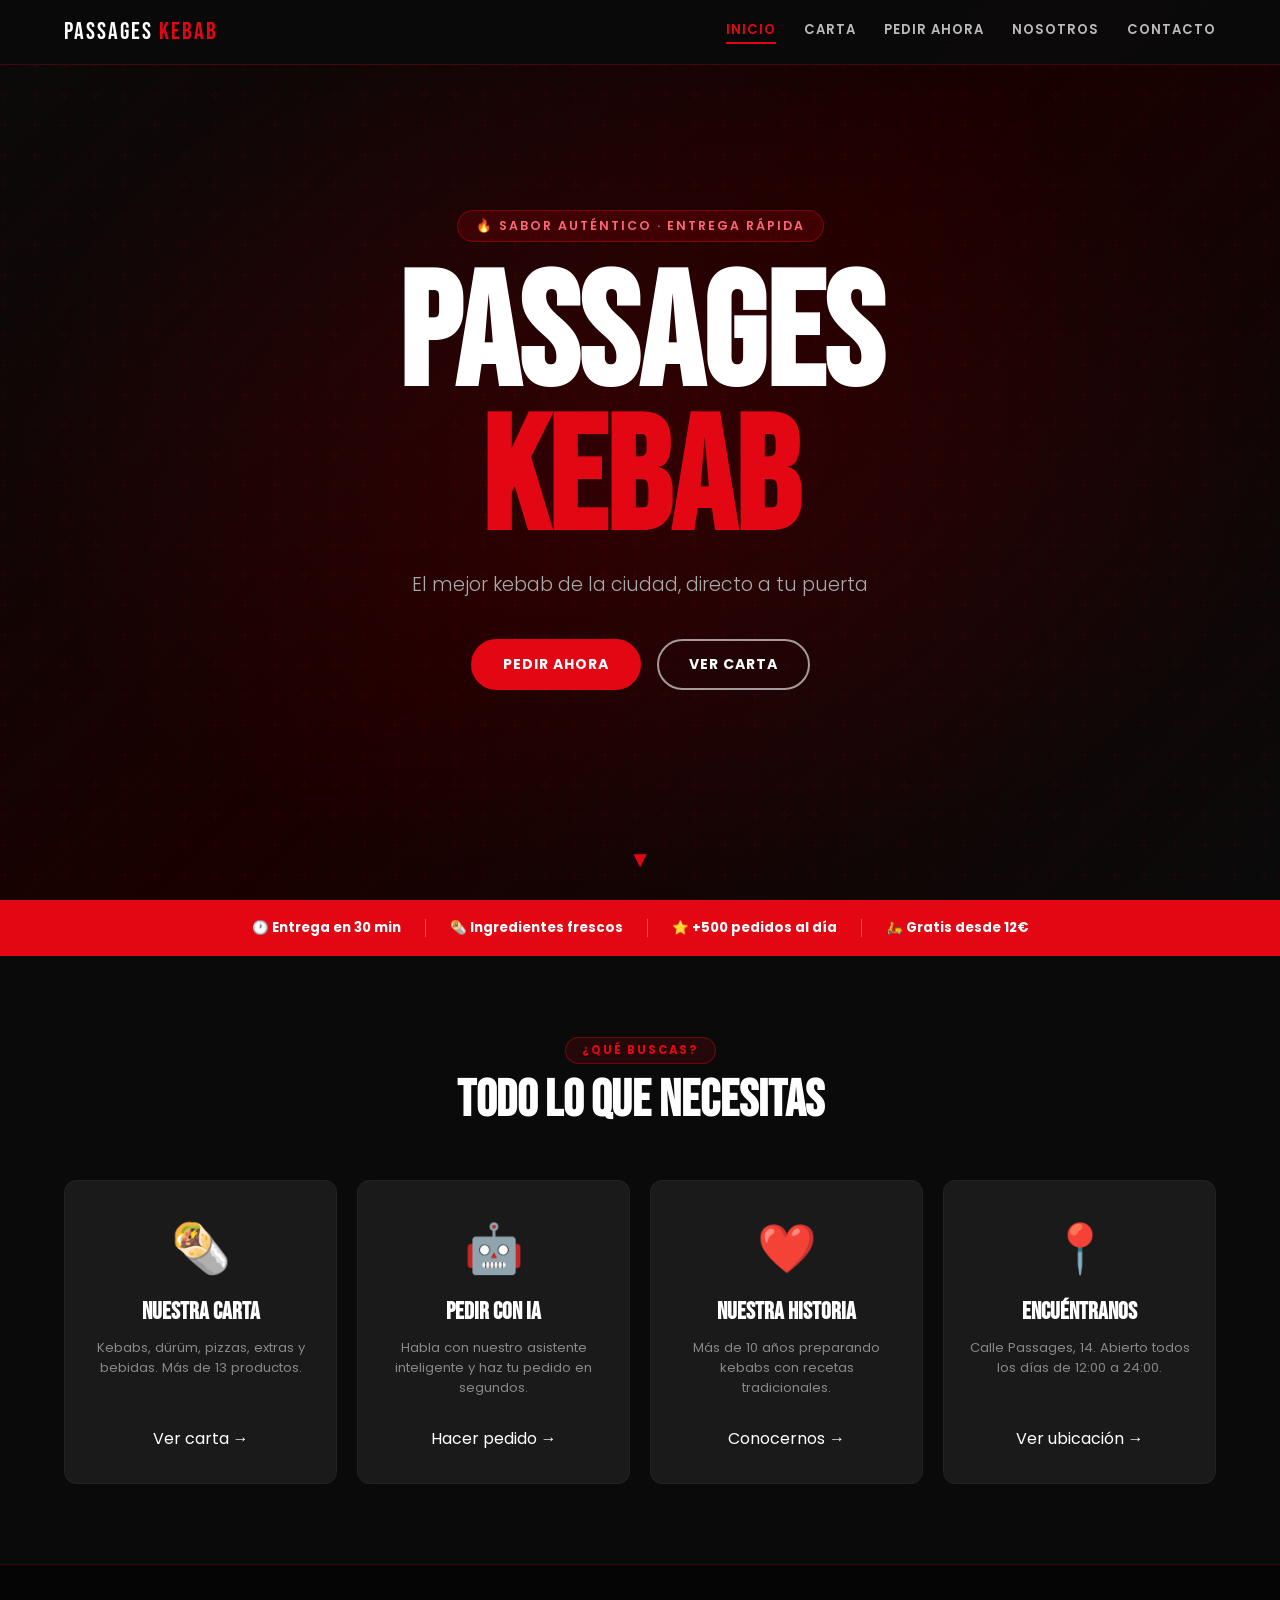
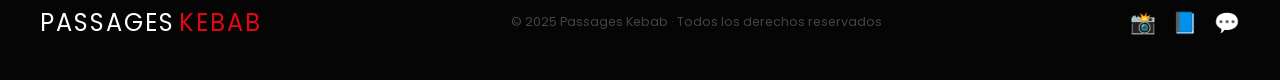
<file: index.html>
<!DOCTYPE html>
<html lang="es">
<head>
  <meta charset="UTF-8"/>
  <meta name="viewport" content="width=device-width,initial-scale=1.0"/>
  <title>Passages Kebab – Inicio</title>
  <link rel="preconnect" href="https://fonts.googleapis.com"/>
  <link href="https://fonts.googleapis.com/css2?family=Bebas+Neue&family=Poppins:wght@300;400;600;700&display=swap" rel="stylesheet"/>
  <link rel="stylesheet" href="style.css"/>
</head>
<body>

  <!-- Navbar + Footer inyectados por components.js -->

  <!-- HERO -->
  <section class="hero">
    <div class="hero-overlay"></div>
    <div class="hero-content">
      <p class="hero-tag">🔥 Sabor auténtico · Entrega rápida</p>
      <h1 class="hero-title">PASSAGES<br/><span>KEBAB</span></h1>
      <p class="hero-subtitle">El mejor kebab de la ciudad, directo a tu puerta</p>
      <div class="hero-cta">
        <a href="pedido.html" class="btn btn-primary">Pedir Ahora</a>
        <a href="carta.html"  class="btn btn-outline">Ver Carta</a>
      </div>
    </div>
    <div class="hero-scroll">▼</div>
  </section>

  <!-- BADGES -->
  <div class="badges">
    <div class="badge-item">🕐 Entrega en 30 min</div>
    <div class="badge-sep"></div>
    <div class="badge-item">🌯 Ingredientes frescos</div>
    <div class="badge-sep"></div>
    <div class="badge-item">⭐ +500 pedidos al día</div>
    <div class="badge-sep"></div>
    <div class="badge-item">🛵 Gratis desde 12€</div>
  </div>

  <!-- QUICK LINKS -->
  <section class="section">
    <div class="container">
      <div class="section-header">
        <span class="section-tag">¿Qué buscas?</span>
        <h2>Todo lo que necesitas</h2>
      </div>
      <div class="quick-links">
        <a href="carta.html" class="ql-card">
          <span class="ql-icon">🌯</span>
          <h3>Nuestra Carta</h3>
          <p>Kebabs, dürüm, pizzas, extras y bebidas. Más de 13 productos.</p>
          <div class="ql-link"><span>Ver carta →</span></div>
        </a>
        <a href="pedido.html" class="ql-card">
          <span class="ql-icon">🤖</span>
          <h3>Pedir con IA</h3>
          <p>Habla con nuestro asistente inteligente y haz tu pedido en segundos.</p>
          <div class="ql-link"><span>Hacer pedido →</span></div>
        </a>
        <a href="nosotros.html" class="ql-card">
          <span class="ql-icon">❤️</span>
          <h3>Nuestra Historia</h3>
          <p>Más de 10 años preparando kebabs con recetas tradicionales.</p>
          <div class="ql-link"><span>Conocernos →</span></div>
        </a>
        <a href="contacto.html" class="ql-card">
          <span class="ql-icon">📍</span>
          <h3>Encuéntranos</h3>
          <p>Calle Passages, 14. Abierto todos los días de 12:00 a 24:00.</p>
          <div class="ql-link"><span>Ver ubicación →</span></div>
        </a>
      </div>
    </div>
  </section>

  <script src="cart.js"></script>
  <script src="components.js"></script>
</body>
</html>
</file>
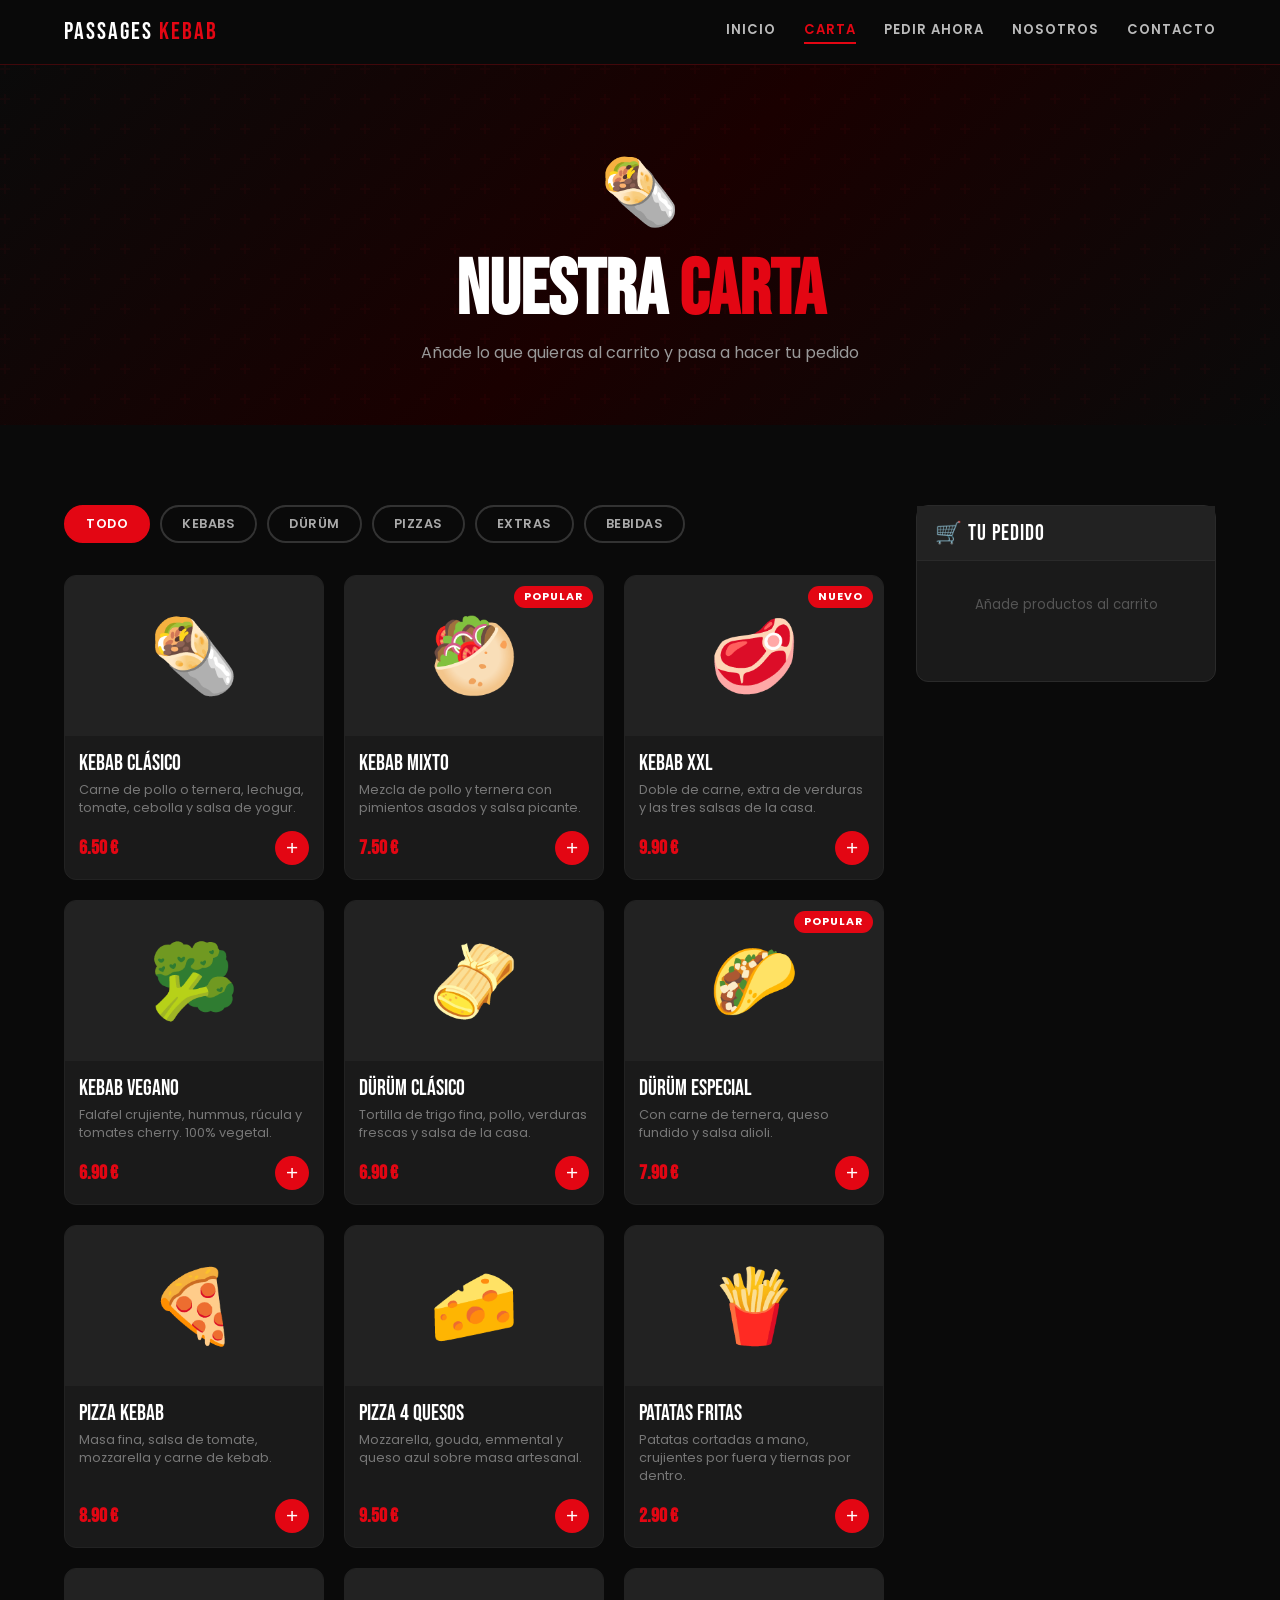
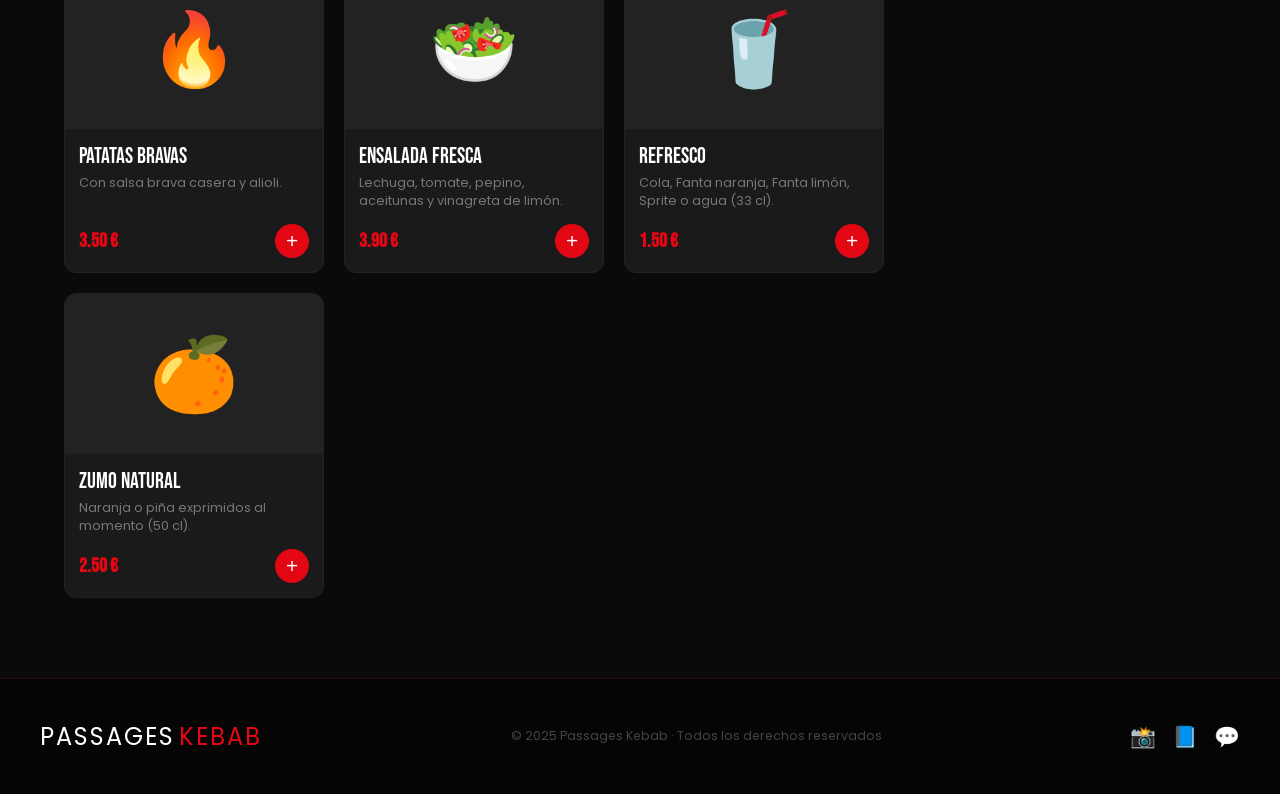
<file: carta.html>
<!DOCTYPE html>
<html lang="es">
<head>
  <meta charset="UTF-8"/>
  <meta name="viewport" content="width=device-width,initial-scale=1.0"/>
  <title>Carta – Passages Kebab</title>
  <link rel="preconnect" href="https://fonts.googleapis.com"/>
  <link href="https://fonts.googleapis.com/css2?family=Bebas+Neue&family=Poppins:wght@300;400;600;700&display=swap" rel="stylesheet"/>
  <link rel="stylesheet" href="style.css"/>
</head>
<body>
  <div class="page-wrapper">

    <!-- PAGE HERO -->
    <div class="page-hero">
      <div class="page-hero-content">
        <span class="page-hero-emoji">🌯</span>
        <h1>NUESTRA <span>CARTA</span></h1>
        <p>Añade lo que quieras al carrito y pasa a hacer tu pedido</p>
      </div>
    </div>

    <section class="section">
      <div class="container">
        <div class="carta-layout">

          <!-- MENU -->
          <div>
            <div class="cat-filters" id="catFilters">
              <button class="cat-btn active" data-cat="all">Todo</button>
              <button class="cat-btn" data-cat="kebabs">Kebabs</button>
              <button class="cat-btn" data-cat="durum">Dürüm</button>
              <button class="cat-btn" data-cat="pizzas">Pizzas</button>
              <button class="cat-btn" data-cat="sides">Extras</button>
              <button class="cat-btn" data-cat="bebidas">Bebidas</button>
            </div>
            <div class="menu-grid" id="menuGrid"></div>
          </div>

          <!-- STICKY CART -->
          <div class="sticky-cart">
            <div class="cart-title">🛒 Tu pedido</div>
            <div class="cart-body" id="cartItems">
              <p class="cart-empty">Añade productos al carrito</p>
            </div>
            <div class="cart-footer" id="cartFooter" style="display:none">
              <div class="cart-total">
                <span>Total</span>
                <span id="cartTotal">0.00 €</span>
              </div>
              <a href="pedido.html" class="btn btn-primary w100">Ir a pedir →</a>
            </div>
          </div>

        </div>
      </div>
    </section>

  </div>

  <script src="menu-data.js"></script>
  <script src="cart.js"></script>
  <script src="components.js"></script>
  <script>
    // ── Render Menu ──────────────────────────────────────
    function renderMenu(cat = 'all') {
      const filtered = cat === 'all' ? MENU : MENU.filter(i => i.cat === cat);
      document.getElementById('menuGrid').innerHTML = filtered.map(item => `
        <div class="menu-card">
          <div class="menu-card-img">
            ${item.emoji}
            ${item.badge ? `<span class="menu-badge">${item.badge}</span>` : ''}
          </div>
          <div class="menu-card-body">
            <div class="menu-card-name">${item.name}</div>
            <div class="menu-card-desc">${item.desc}</div>
            <div class="menu-card-footer">
              <div class="menu-price">${item.price.toFixed(2)} €</div>
              <button class="add-btn" data-id="${item.id}">+</button>
            </div>
          </div>
        </div>
      `).join('');

      document.querySelectorAll('.add-btn').forEach(btn => {
        btn.addEventListener('click', () => {
          const item = MENU.find(m => m.id === parseInt(btn.dataset.id));
          Cart.add(item);
          renderCartSidebar();
          btn.textContent = '✓';
          btn.style.background = '#22c55e';
          setTimeout(() => { btn.textContent = '+'; btn.style.background = ''; }, 700);
        });
      });
    }

    // ── Render Cart Sidebar ───────────────────────────────
    function renderCartSidebar() {
      const cart = Cart.get();
      const itemsEl  = document.getElementById('cartItems');
      const footerEl = document.getElementById('cartFooter');
      const totalEl  = document.getElementById('cartTotal');

      if (!itemsEl) return;

      if (cart.length === 0) {
        itemsEl.innerHTML = '<p class="cart-empty">Añade productos al carrito</p>';
        if (footerEl) footerEl.style.display = 'none';
        return;
      }

      itemsEl.innerHTML = cart.map(c => `
        <div class="cart-item">
          <span class="cart-item-qty">${c.qty}×</span>
          <span class="cart-item-name">${c.name}</span>
          <span class="cart-item-price">${(c.price * c.qty).toFixed(2)} €</span>
          <button class="cart-item-del" data-id="${c.id}">✕</button>
        </div>
      `).join('');
      if (totalEl) totalEl.textContent = Cart.total().toFixed(2) + ' €';
      if (footerEl) footerEl.style.display = 'block';

      itemsEl.querySelectorAll('.cart-item-del').forEach(btn => {
        btn.addEventListener('click', () => {
          Cart.remove(parseInt(btn.dataset.id));
          renderCartSidebar();
        });
      });
    }

    // ── Filters ──────────────────────────────────────────
    document.querySelectorAll('.cat-btn').forEach(btn => {
      btn.addEventListener('click', () => {
        document.querySelectorAll('.cat-btn').forEach(b => b.classList.remove('active'));
        btn.classList.add('active');
        renderMenu(btn.dataset.cat);
      });
    });

    document.addEventListener('DOMContentLoaded', () => {
      renderMenu();
      renderCartSidebar();
      window.addEventListener('cartUpdated', renderCartSidebar);
    });
  </script>
</body>
</html>
</file>
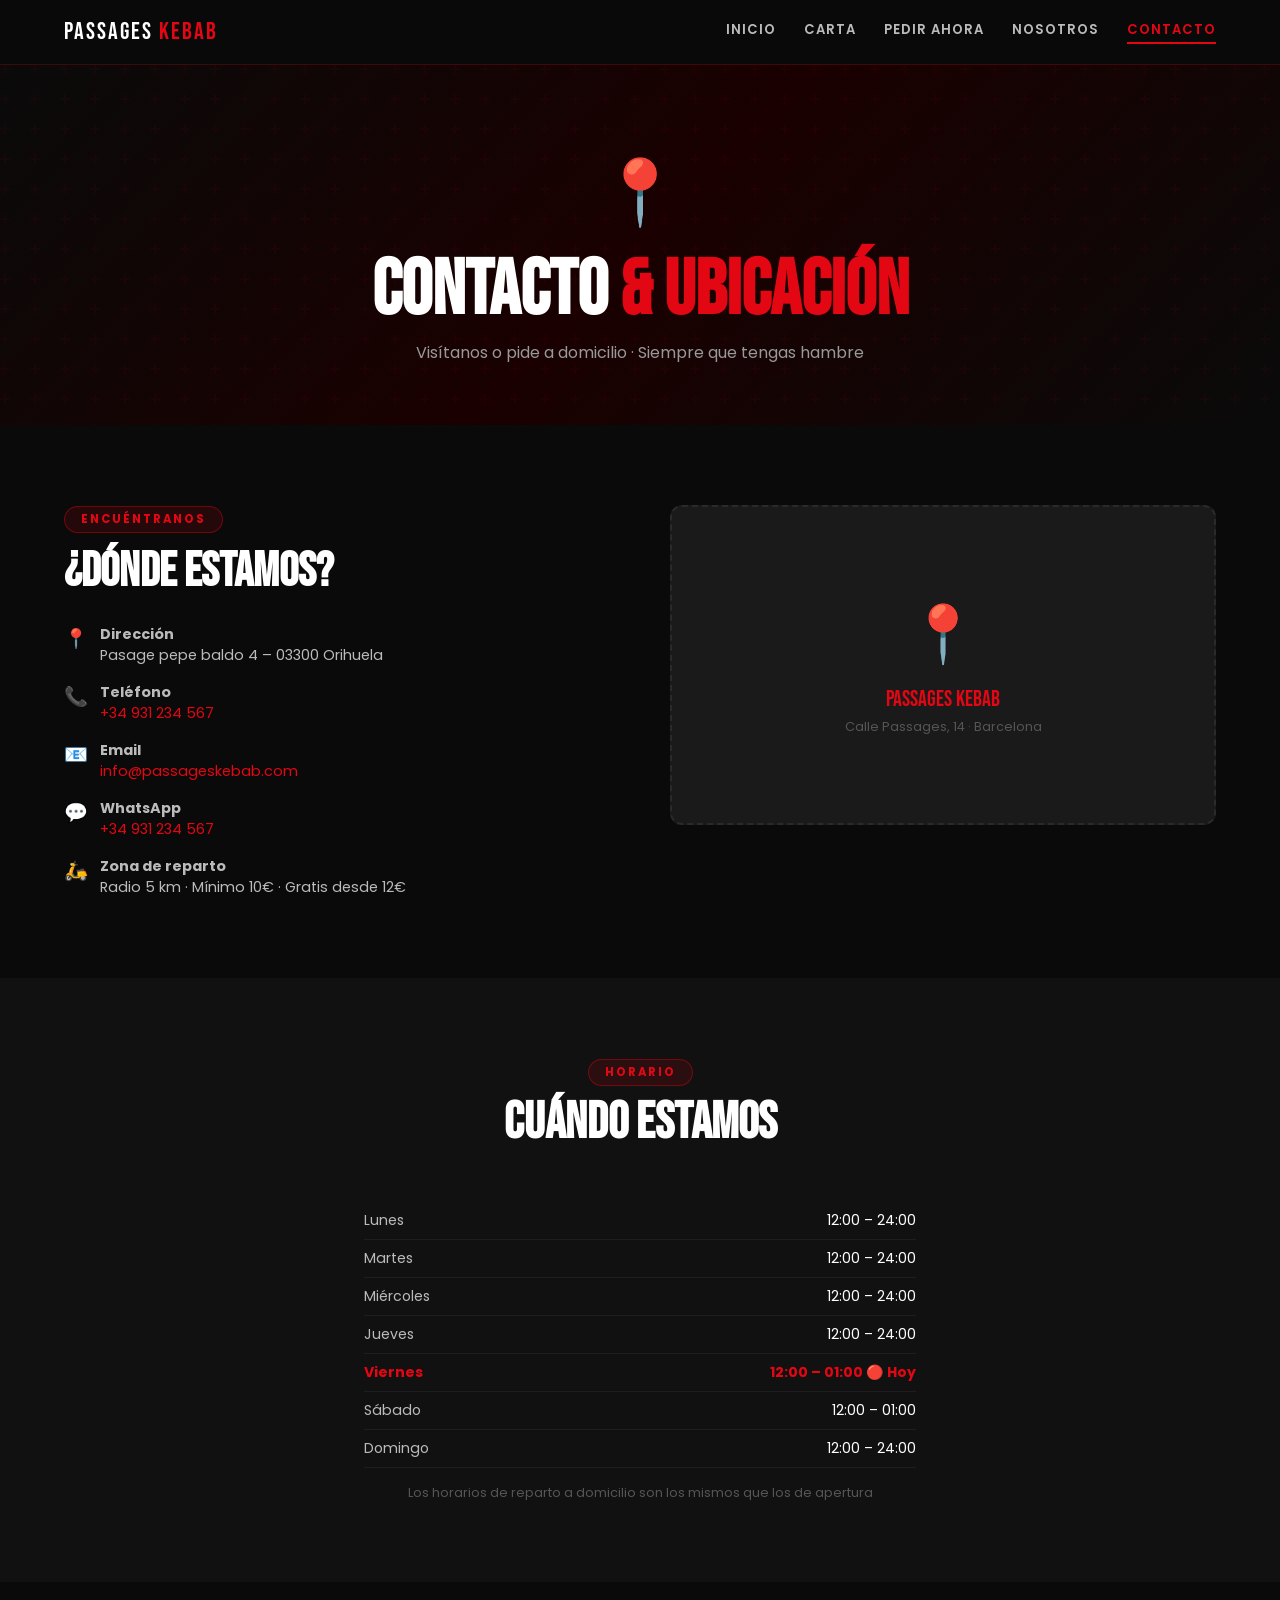
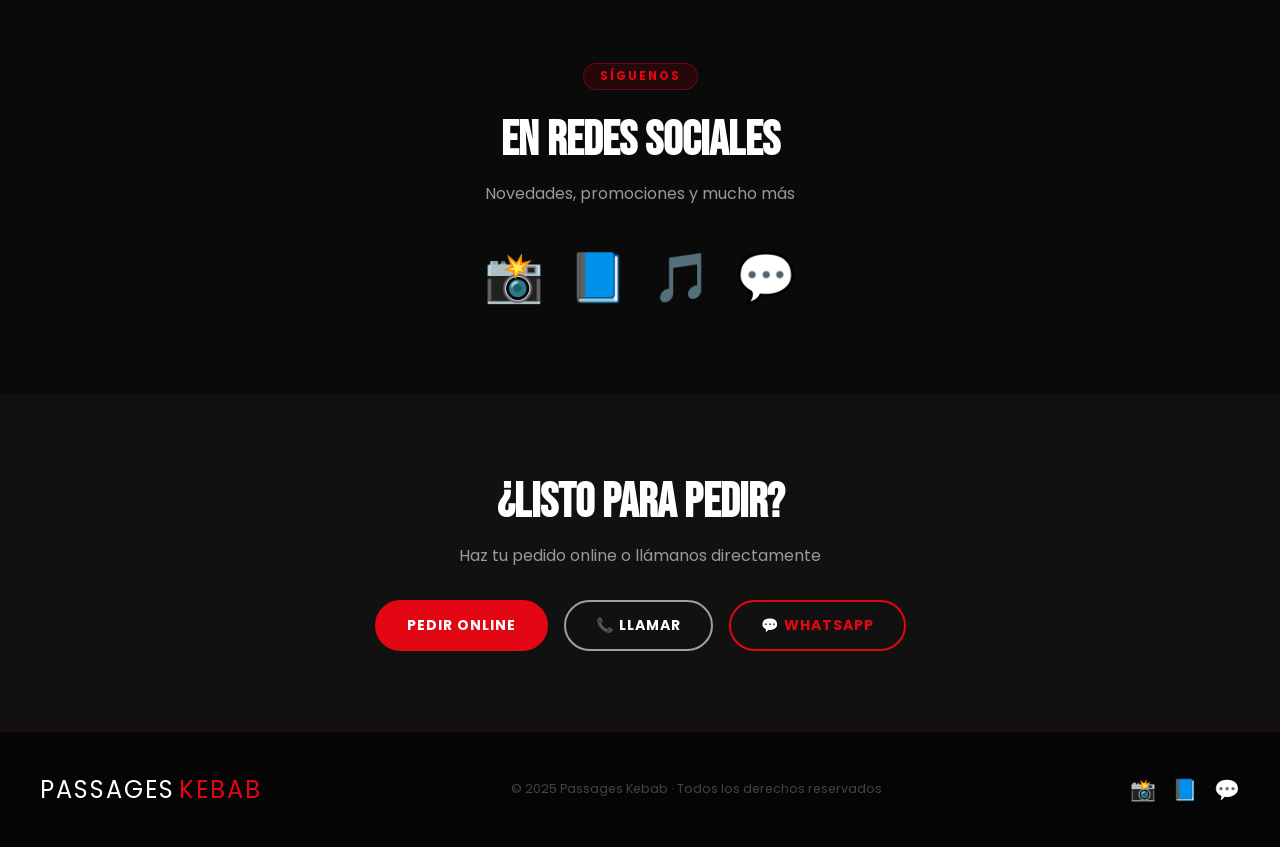
<file: contacto.html>
<!DOCTYPE html>
<html lang="es">
<head>
  <meta charset="UTF-8"/>
  <meta name="viewport" content="width=device-width,initial-scale=1.0"/>
  <title>Contacto – Passages Kebab</title>
  <link rel="preconnect" href="https://fonts.googleapis.com"/>
  <link href="https://fonts.googleapis.com/css2?family=Bebas+Neue&family=Poppins:wght@300;400;600;700&display=swap" rel="stylesheet"/>
  <link rel="stylesheet" href="style.css"/>
</head>
<body>
  <div class="page-wrapper">

    <!-- PAGE HERO -->
    <div class="page-hero">
      <div class="page-hero-content">
        <span class="page-hero-emoji">📍</span>
        <h1>CONTACTO <span>& UBICACIÓN</span></h1>
        <p>Visítanos o pide a domicilio · Siempre que tengas hambre</p>
      </div>
    </div>

    <!-- CONTACTO PRINCIPAL -->
    <section class="section">
      <div class="container">
        <div class="contact-grid">
          <div class="contact-info">
            <span class="section-tag">Encuéntranos</span>
            <h2>¿Dónde estamos?</h2>
            <ul class="contact-list">
              <li>
                <span class="contact-icon">📍</span>
                <div><strong>Dirección</strong><br/>Pasage pepe baldo 4  – 03300 Orihuela</div>
              </li>
              <li>
                <span class="contact-icon">📞</span>
                <div><strong>Teléfono</strong><br/><a href="tel:+34931234567">+34 931 234 567</a></div>
              </li>
              <li>
                <span class="contact-icon">📧</span>
                <div><strong>Email</strong><br/><a href="mailto:info@passageskebab.com">info@passageskebab.com</a></div>
              </li>
              <li>
                <span class="contact-icon">💬</span>
                <div><strong>WhatsApp</strong><br/><a href="https://wa.me/34931234567">+34 931 234 567</a></div>
              </li>
              <li>
                <span class="contact-icon">🛵</span>
                <div><strong>Zona de reparto</strong><br/>Radio 5 km · Mínimo 10€ · Gratis desde 12€</div>
              </li>
            </ul>
          </div>
          <div class="map-placeholder">
            <div class="map-inner">
              <span>📍</span>
              <p>Passages Kebab</p>
              <small>Calle Passages, 14 · Barcelona</small>
            </div>
          </div>
        </div>
      </div>
    </section>

    <!-- HORARIO -->
    <section class="section section-alt">
      <div class="container" style="max-width:600px">
        <div class="section-header">
          <span class="section-tag">Horario</span>
          <h2>Cuándo estamos</h2>
        </div>
        <table class="hours-table">
          <tr><td>Lunes</td>        <td>12:00 – 24:00</td></tr>
          <tr><td>Martes</td>       <td>12:00 – 24:00</td></tr>
          <tr><td>Miércoles</td>    <td>12:00 – 24:00</td></tr>
          <tr class="today"><td>Jueves</td>       <td>12:00 – 24:00 🔴 Hoy</td></tr>
          <tr><td>Viernes</td>      <td>12:00 – 01:00</td></tr>
          <tr><td>Sábado</td>       <td>12:00 – 01:00</td></tr>
          <tr><td>Domingo</td>      <td>12:00 – 24:00</td></tr>
        </table>
        <p style="color:#555;font-size:.8rem;margin-top:16px;text-align:center">Los horarios de reparto a domicilio son los mismos que los de apertura</p>
      </div>
    </section>

    <!-- REDES -->
    <section class="section">
      <div class="container" style="text-align:center">
        <span class="section-tag">Síguenos</span>
        <h2 style="font-family:var(--font-head);font-size:3rem;margin:12px 0">En redes sociales</h2>
        <p style="color:#999;margin-bottom:36px">Novedades, promociones y mucho más</p>
        <div style="display:flex;gap:24px;justify-content:center;font-size:3rem">
          <a href="#" aria-label="Instagram" title="Instagram" style="transition:transform .2s; display:inline-block" onmouseover="this.style.transform='scale(1.2)'" onmouseout="this.style.transform='scale(1)'">📸</a>
          <a href="#" aria-label="Facebook"  title="Facebook"  style="transition:transform .2s; display:inline-block" onmouseover="this.style.transform='scale(1.2)'" onmouseout="this.style.transform='scale(1)'">📘</a>
          <a href="#" aria-label="TikTok"    title="TikTok"    style="transition:transform .2s; display:inline-block" onmouseover="this.style.transform='scale(1.2)'" onmouseout="this.style.transform='scale(1)'">🎵</a>
          <a href="#" aria-label="WhatsApp"  title="WhatsApp"  style="transition:transform .2s; display:inline-block" onmouseover="this.style.transform='scale(1.2)'" onmouseout="this.style.transform='scale(1)'">💬</a>
        </div>
      </div>
    </section>

    <!-- CTA -->
    <section class="section section-alt">
      <div class="container" style="text-align:center">
        <h2 style="font-family:var(--font-head);font-size:3rem">¿Listo para pedir?</h2>
        <p style="color:#999;margin:12px 0 32px">Haz tu pedido online o llámanos directamente</p>
        <div style="display:flex;gap:16px;justify-content:center;flex-wrap:wrap">
          <a href="pedido.html"           class="btn btn-primary">Pedir Online</a>
          <a href="tel:+34931234567"      class="btn btn-outline">📞 Llamar</a>
          <a href="https://wa.me/34931234567" class="btn btn-ghost">💬 WhatsApp</a>
        </div>
      </div>
    </section>

  </div>

  <script src="cart.js"></script>
  <script src="components.js"></script>
  <script>
    // Highlight current day
    const days = ['Domingo','Lunes','Martes','Miércoles','Jueves','Viernes','Sábado'];
    const today = days[new Date().getDay()];
    document.querySelectorAll('.hours-table tr').forEach(row => {
      const cell = row.querySelector('td');
      if (cell && cell.textContent.trim() === today) {
        row.classList.add('today');
        const lastCell = row.querySelectorAll('td')[1];
        if (lastCell && !lastCell.textContent.includes('🔴')) {
          lastCell.textContent = lastCell.textContent.replace(/\s*🔴.*/, '') + ' 🔴 Hoy';
        }
      } else {
        row.classList.remove('today');
        const lastCell = row.querySelectorAll('td')[1];
        if (lastCell) lastCell.textContent = lastCell.textContent.replace(/\s*🔴.*/, '');
      }
    });
  </script>
</body>
</html>
</file>
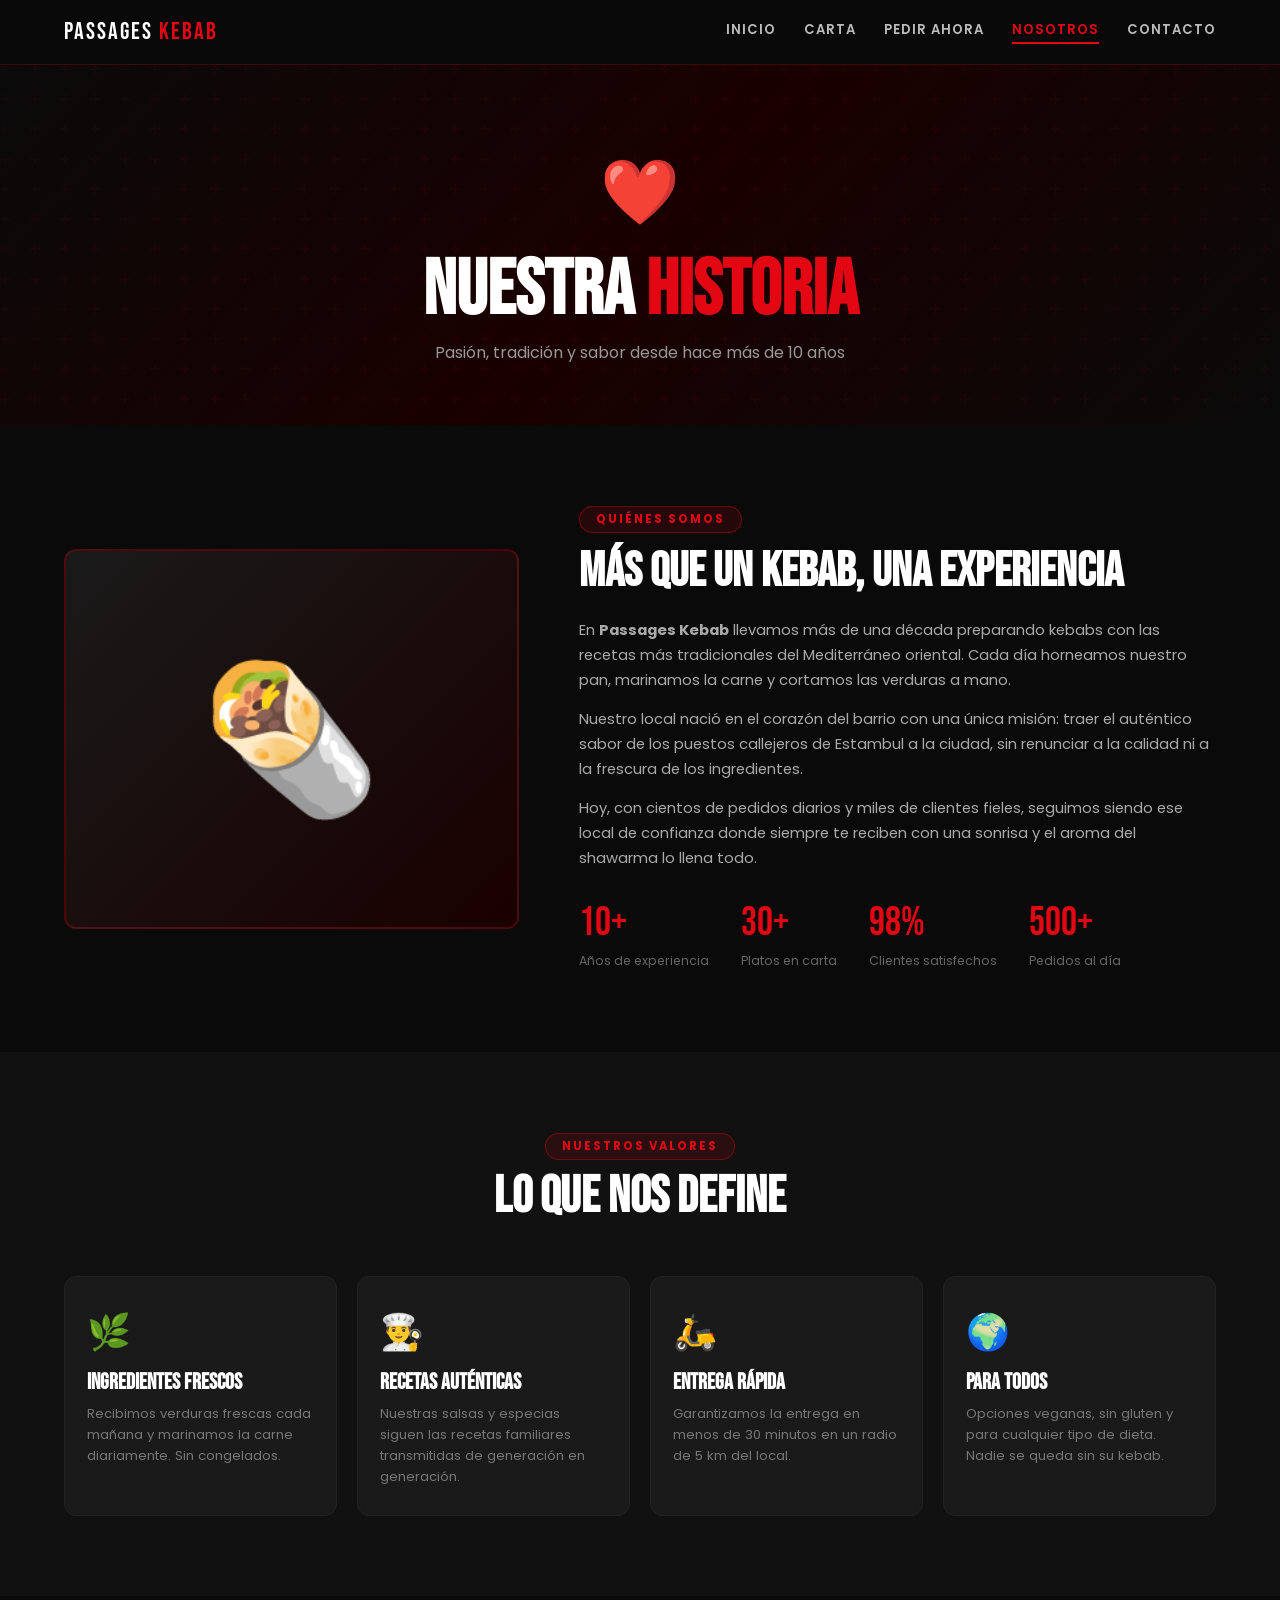
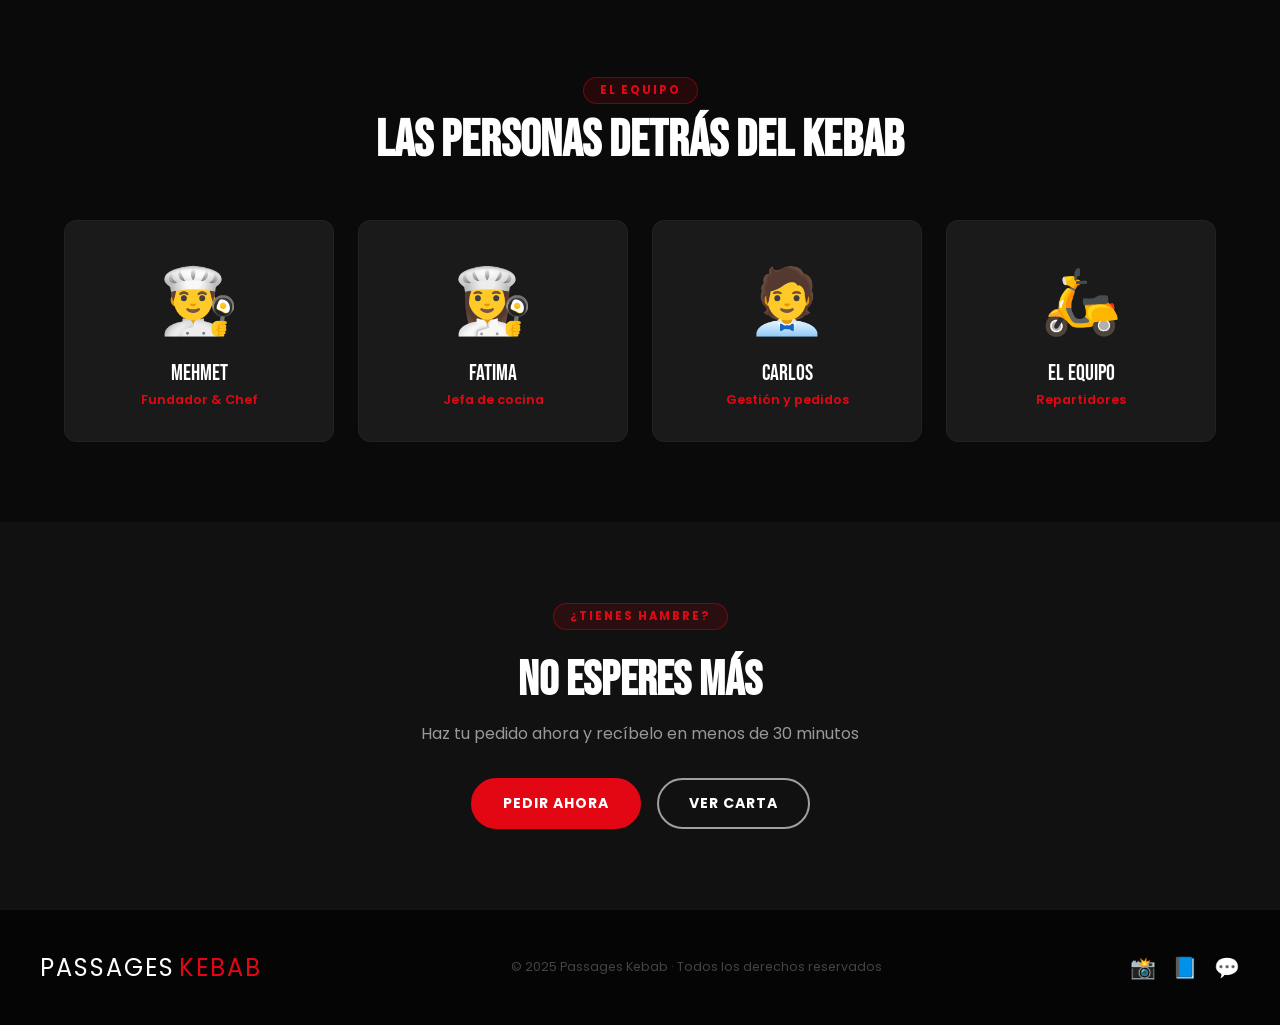
<file: nosotros.html>
<!DOCTYPE html>
<html lang="es">
<head>
  <meta charset="UTF-8"/>
  <meta name="viewport" content="width=device-width,initial-scale=1.0"/>
  <title>Nosotros – Passages Kebab</title>
  <link rel="preconnect" href="https://fonts.googleapis.com"/>
  <link href="https://fonts.googleapis.com/css2?family=Bebas+Neue&family=Poppins:wght@300;400;600;700&display=swap" rel="stylesheet"/>
  <link rel="stylesheet" href="style.css"/>
</head>
<body>
  <div class="page-wrapper">

    <!-- PAGE HERO -->
    <div class="page-hero">
      <div class="page-hero-content">
        <span class="page-hero-emoji">❤️</span>
        <h1>NUESTRA <span>HISTORIA</span></h1>
        <p>Pasión, tradición y sabor desde hace más de 10 años</p>
      </div>
    </div>

    <!-- HISTORIA -->
    <section class="section">
      <div class="container">
        <div class="about-grid">
          <div class="about-visual">🌯</div>
          <div class="about-text">
            <span class="section-tag">Quiénes somos</span>
            <h2>Más que un kebab, una experiencia</h2>
            <p>En <strong>Passages Kebab</strong> llevamos más de una década preparando kebabs con las recetas más tradicionales del Mediterráneo oriental. Cada día horneamos nuestro pan, marinamos la carne y cortamos las verduras a mano.</p>
            <p>Nuestro local nació en el corazón del barrio con una única misión: traer el auténtico sabor de los puestos callejeros de Estambul a la ciudad, sin renunciar a la calidad ni a la frescura de los ingredientes.</p>
            <p>Hoy, con cientos de pedidos diarios y miles de clientes fieles, seguimos siendo ese local de confianza donde siempre te reciben con una sonrisa y el aroma del shawarma lo llena todo.</p>
            <div class="about-stats">
              <div class="stat"><span>10+</span><small>Años de experiencia</small></div>
              <div class="stat"><span>30+</span><small>Platos en carta</small></div>
              <div class="stat"><span>98%</span><small>Clientes satisfechos</small></div>
              <div class="stat"><span>500+</span><small>Pedidos al día</small></div>
            </div>
          </div>
        </div>
      </div>
    </section>

    <!-- VALORES -->
    <section class="section section-alt">
      <div class="container">
        <div class="section-header">
          <span class="section-tag">Nuestros valores</span>
          <h2>Lo que nos define</h2>
        </div>
        <div class="values-grid">
          <div class="value-card">
            <span class="value-icon">🌿</span>
            <h3>Ingredientes frescos</h3>
            <p>Recibimos verduras frescas cada mañana y marinamos la carne diariamente. Sin congelados.</p>
          </div>
          <div class="value-card">
            <span class="value-icon">👨‍🍳</span>
            <h3>Recetas auténticas</h3>
            <p>Nuestras salsas y especias siguen las recetas familiares transmitidas de generación en generación.</p>
          </div>
          <div class="value-card">
            <span class="value-icon">🛵</span>
            <h3>Entrega rápida</h3>
            <p>Garantizamos la entrega en menos de 30 minutos en un radio de 5 km del local.</p>
          </div>
          <div class="value-card">
            <span class="value-icon">🌍</span>
            <h3>Para todos</h3>
            <p>Opciones veganas, sin gluten y para cualquier tipo de dieta. Nadie se queda sin su kebab.</p>
          </div>
        </div>
      </div>
    </section>

    <!-- EQUIPO -->
    <section class="section">
      <div class="container">
        <div class="section-header">
          <span class="section-tag">El equipo</span>
          <h2>Las personas detrás del kebab</h2>
        </div>
        <div class="team-grid">
          <div class="team-card">
            <span class="team-avatar">👨‍🍳</span>
            <div class="team-name">Mehmet</div>
            <div class="team-role">Fundador & Chef</div>
          </div>
          <div class="team-card">
            <span class="team-avatar">👩‍🍳</span>
            <div class="team-name">Fatima</div>
            <div class="team-role">Jefa de cocina</div>
          </div>
          <div class="team-card">
            <span class="team-avatar">🧑‍💼</span>
            <div class="team-name">Carlos</div>
            <div class="team-role">Gestión y pedidos</div>
          </div>
          <div class="team-card">
            <span class="team-avatar">🛵</span>
            <div class="team-name">El equipo</div>
            <div class="team-role">Repartidores</div>
          </div>
        </div>
      </div>
    </section>

    <!-- CTA -->
    <section class="section section-alt">
      <div class="container" style="text-align:center">
        <span class="section-tag">¿Tienes hambre?</span>
        <h2 style="font-family:var(--font-head);font-size:3rem;margin:12px 0">No esperes más</h2>
        <p style="color:#999;margin-bottom:32px">Haz tu pedido ahora y recíbelo en menos de 30 minutos</p>
        <div style="display:flex;gap:16px;justify-content:center;flex-wrap:wrap">
          <a href="pedido.html" class="btn btn-primary">Pedir Ahora</a>
          <a href="carta.html"  class="btn btn-outline">Ver Carta</a>
        </div>
      </div>
    </section>

  </div>

  <script src="cart.js"></script>
  <script src="components.js"></script>
</body>
</html>
</file>
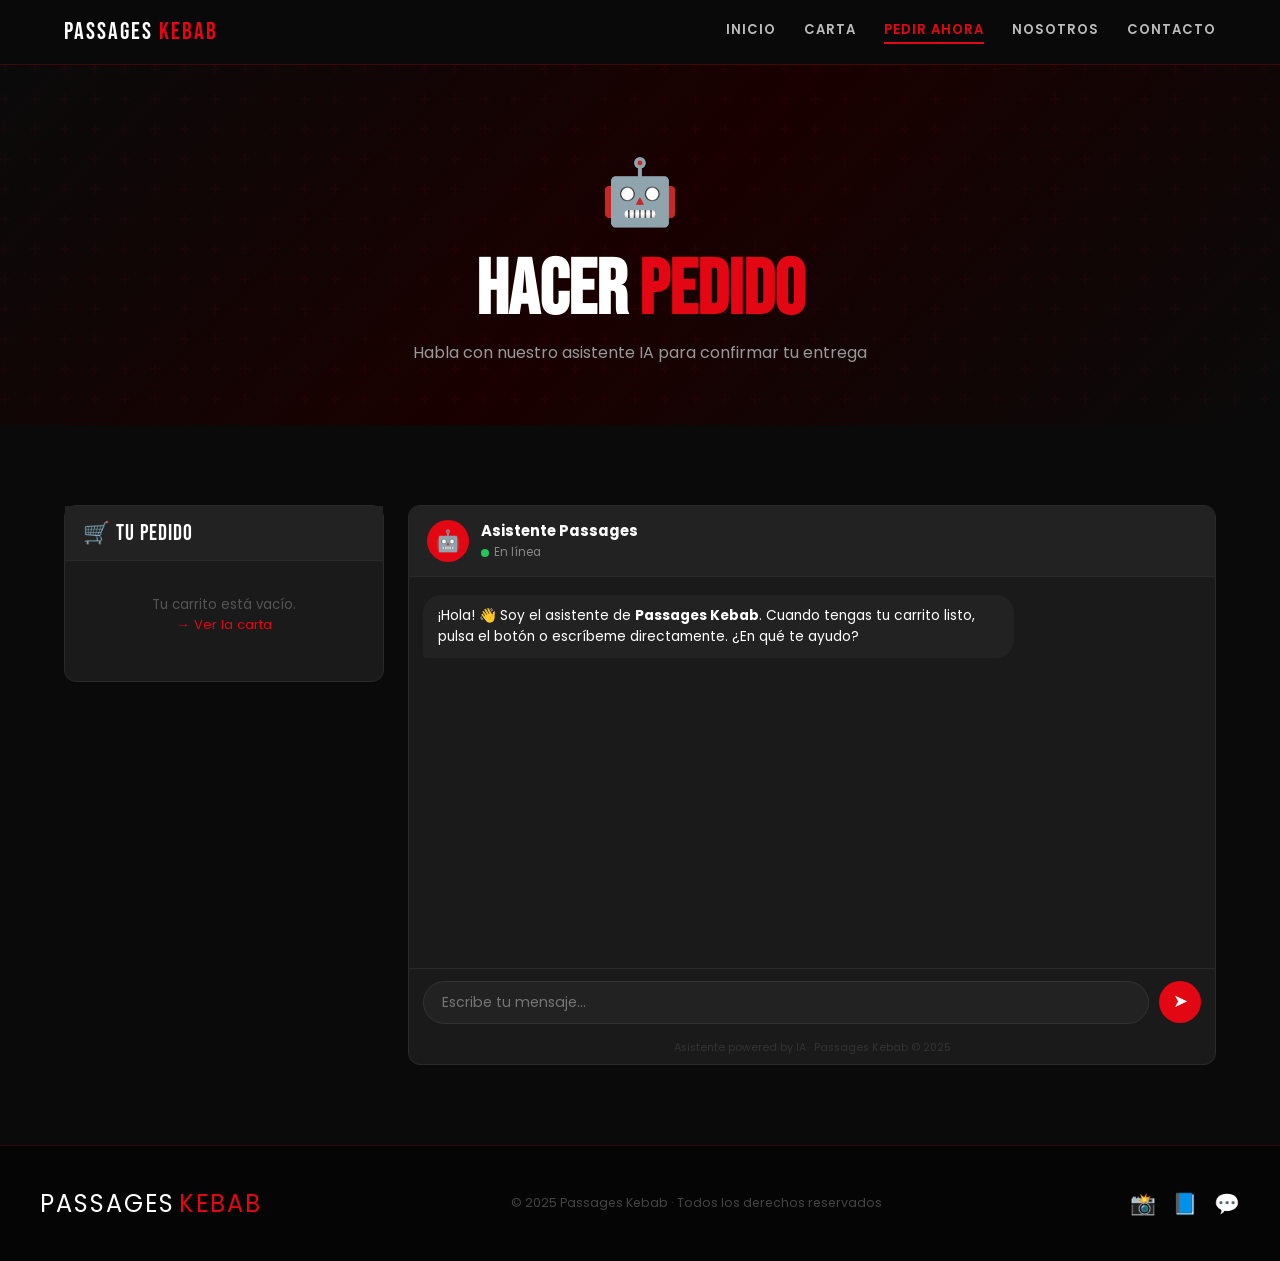
<file: pedido.html>
<!DOCTYPE html>
<html lang="es">
<head>
  <meta charset="UTF-8"/>
  <meta name="viewport" content="width=device-width,initial-scale=1.0"/>
  <title>Pedido – Passages Kebab</title>
  <link rel="preconnect" href="https://fonts.googleapis.com"/>
  <link href="https://fonts.googleapis.com/css2?family=Bebas+Neue&family=Poppins:wght@300;400;600;700&display=swap" rel="stylesheet"/>
  <link rel="stylesheet" href="style.css"/>
</head>
<body>
  <div class="page-wrapper">

    <div class="page-hero">
      <div class="page-hero-content">
        <span class="page-hero-emoji">🤖</span>
        <h1>HACER <span>PEDIDO</span></h1>
        <p>Habla con nuestro asistente IA para confirmar tu entrega</p>
      </div>
    </div>

    <section class="section">
      <div class="container">
        <div class="pedido-layout">

          <!-- CARRITO -->
          <div class="sticky-cart" style="top:84px; position:sticky;">
            <div class="cart-title">🛒 Tu pedido</div>
            <div class="cart-body" id="cartItems"></div>
            <div class="cart-footer" id="cartFooter" style="display:none">
              <div class="cart-total">
                <span>Total</span>
                <span id="cartTotal">0.00 €</span>
              </div>
              <button class="btn btn-primary w100" id="sendOrderBtn">Enviar pedido al asistente →</button>
              <a href="carta.html" class="btn btn-ghost w100" style="margin-top:8px; display:block; text-align:center; font-size:.8rem; padding:10px">← Seguir eligiendo</a>
            </div>
          </div>

          <!-- CHAT -->
          <div class="chat-box">
            <div class="chat-header">
              <div class="chat-avatar">🤖</div>
              <div>
                <div class="chat-name">Asistente Passages</div>
                <div class="chat-status"><span class="status-dot"></span> En línea</div>
              </div>
            </div>
            <div class="chat-messages" id="chatMessages">
              <div class="msg bot">
                <div class="msg-bubble">¡Hola! 👋 Soy el asistente de <strong>Passages Kebab</strong>. Cuando tengas tu carrito listo, pulsa el botón o escríbeme directamente. ¿En qué te ayudo?</div>
              </div>
            </div>
            <form class="chat-input-row" id="chatForm">
              <input type="text" id="chatInput" placeholder="Escribe tu mensaje..." autocomplete="off"/>
              <button type="submit" class="chat-send-btn">➤</button>
            </form>
            <p class="chat-disclaimer">Asistente powered by IA · Passages Kebab © 2025</p>
          </div>

        </div>
      </div>
    </section>

  </div>

  <script src="menu-data.js"></script>
  <script src="cart.js"></script>
  <script src="components.js"></script>
  <script src="app.js"></script>
</body>
</html>
</file>
<file: style.css>
/* ===================================================
   PASSAGES KEBAB – Global Styles
   Palette: #E30613 · #0a0a0a · #FFFFFF
=================================================== */
:root {
  --red:      #E30613;
  --red-dark: #b00010;
  --black:    #0a0a0a;
  --dark:     #111111;
  --dark2:    #1a1a1a;
  --dark3:    #222222;
  --white:    #ffffff;
  --gray:     #888888;
  --font-head: 'Bebas Neue', sans-serif;
  --font-body: 'Poppins', sans-serif;
  --radius:   12px;
}
*, *::before, *::after { box-sizing: border-box; margin:0; padding:0; }
html { scroll-behavior: smooth; }
body { font-family: var(--font-body); background: var(--black); color: var(--white); overflow-x: hidden; }
a { color: inherit; text-decoration: none; }

/* ── NAVBAR ── */
.navbar {
  position: fixed; top:0; left:0; right:0; z-index:100;
  background: rgba(10,10,10,.92);
  backdrop-filter: blur(12px);
  border-bottom: 1px solid rgba(227,6,19,.25);
  transition: background .3s;
}
.navbar.scrolled { background: rgba(10,10,10,.99); }
.nav-inner {
  max-width:1200px; margin:auto;
  display:flex; align-items:center; justify-content:space-between;
  padding:0 24px; height:64px;
}
.logo { font-family:var(--font-head); line-height:1; cursor:pointer; display:flex; align-items:baseline; gap:6px; }
.logo-passages { font-size:1.5rem; color:var(--white); letter-spacing:2px; }
.logo-kebab    { font-size:1.5rem; color:var(--red);   letter-spacing:2px; }

.nav-links { list-style:none; display:flex; gap:28px; }
.nav-links a {
  font-size:.82rem; font-weight:600; text-transform:uppercase;
  letter-spacing:1px; color:#bbb; transition:color .2s;
  position:relative; padding-bottom:4px; display:flex; align-items:center; gap:6px;
}
.nav-links a::after {
  content:''; position:absolute; bottom:0; left:0; right:0;
  height:2px; background:var(--red); transform:scaleX(0); transition:transform .2s;
}
.nav-links a:hover         { color:var(--white); }
.nav-links a:hover::after  { transform:scaleX(1); }
.nav-links a.active        { color:var(--red); }
.nav-links a.active::after { transform:scaleX(1); }

/* Nav cart badge */
.nav-cart-badge {
  background:var(--red); color:var(--white);
  border-radius:50px; padding:1px 7px; font-size:.7rem; font-weight:900;
  min-width:18px; text-align:center;
}

.burger { display:none; background:none; border:none; color:var(--white); font-size:1.5rem; cursor:pointer; }

/* ── BUTTONS ── */
.btn {
  display:inline-block; padding:13px 30px; border-radius:50px;
  font-family:var(--font-body); font-weight:700; font-size:.88rem;
  letter-spacing:1px; text-transform:uppercase; cursor:pointer;
  transition:all .25s; border:2px solid transparent;
}
.btn-primary { background:var(--red); color:var(--white); border-color:var(--red); }
.btn-primary:hover { background:var(--red-dark); transform:translateY(-2px); box-shadow:0 8px 24px rgba(227,6,19,.4); }
.btn-outline { background:transparent; color:var(--white); border-color:rgba(255,255,255,.6); }
.btn-outline:hover { background:var(--white); color:var(--black); }
.btn-ghost { background:transparent; color:var(--red); border-color:var(--red); }
.btn-ghost:hover { background:var(--red); color:var(--white); }
.w100 { width:100%; text-align:center; }

/* ── PAGE WRAPPER ── */
.page-wrapper { padding-top:64px; min-height:100vh; }

/* ── PAGE HERO (interior pages) ── */
.page-hero {
  background:linear-gradient(135deg,#0a0a0a 0%,#1a0000 50%,#0a0a0a 100%);
  padding:80px 24px 60px;
  text-align:center; position:relative; overflow:hidden;
}
.page-hero::before {
  content:''; position:absolute; inset:0;
  background:url("data:image/svg+xml,%3Csvg width='60' height='60' viewBox='0 0 60 60' xmlns='http://www.w3.org/2000/svg'%3E%3Cg fill='none' fill-rule='evenodd'%3E%3Cg fill='%23E30613' fill-opacity='0.04'%3E%3Cpath d='M36 34v-4h-2v4h-4v2h4v4h2v-4h4v-2h-4zm0-30V0h-2v4h-4v2h4v4h2V6h4V4h-4zM6 34v-4H4v4H0v2h4v4h2v-4h4v-2H6zM6 4V0H4v4H0v2h4v4h2V6h4V4H6z'/%3E%3C/g%3E%3C/g%3E%3C/svg%3E");
}
.page-hero-content { position:relative; }
.page-hero-emoji { font-size:4rem; display:block; margin-bottom:16px; }
.page-hero h1 { font-family:var(--font-head); font-size:clamp(2.8rem,6vw,5rem); line-height:.95; }
.page-hero h1 span { color:var(--red); }
.page-hero p { color:#999; margin-top:12px; font-size:1rem; }

/* ── SECTION ── */
.section { padding:80px 0; }
.section-alt { background:var(--dark); }
.container { max-width:1200px; margin:auto; padding:0 24px; }

.section-tag {
  display:inline-block; background:rgba(227,6,19,.12);
  border:1px solid rgba(227,6,19,.4); color:var(--red);
  border-radius:50px; padding:4px 16px; font-size:.72rem;
  font-weight:700; text-transform:uppercase; letter-spacing:2px; margin-bottom:10px;
}
.section-header { text-align:center; margin-bottom:52px; }
.section-header h2 { font-family:var(--font-head); font-size:clamp(2rem,5vw,3.2rem); line-height:1.05; }
.section-header p { color:#999; max-width:560px; margin:10px auto 0; font-size:.92rem; }

/* ── HERO (index only) ── */
.hero {
  position:relative; min-height:100vh;
  display:flex; align-items:center; justify-content:center;
  background:linear-gradient(135deg,#0a0a0a 0%,#1a0000 50%,#0a0a0a 100%);
  overflow:hidden;
}
.hero::before {
  content:''; position:absolute; inset:0;
  background:url("data:image/svg+xml,%3Csvg width='60' height='60' viewBox='0 0 60 60' xmlns='http://www.w3.org/2000/svg'%3E%3Cg fill='none' fill-rule='evenodd'%3E%3Cg fill='%23E30613' fill-opacity='0.04'%3E%3Cpath d='M36 34v-4h-2v4h-4v2h4v4h2v-4h4v-2h-4zm0-30V0h-2v4h-4v2h4v4h2V6h4V4h-4zM6 34v-4H4v4H0v2h4v4h2v-4h4v-2H6zM6 4V0H4v4H0v2h4v4h2V6h4V4H6z'/%3E%3C/g%3E%3C/g%3E%3C/svg%3E");
}
.hero-overlay { position:absolute; inset:0; background:radial-gradient(ellipse at center,rgba(227,6,19,.12) 0%,transparent 70%); }
.hero-content { position:relative; text-align:center; padding:24px; animation:fadeUp .8s ease both; }
.hero-tag {
  display:inline-block; background:rgba(227,6,19,.15);
  border:1px solid rgba(227,6,19,.4); border-radius:50px;
  padding:6px 18px; font-size:.78rem; font-weight:600;
  text-transform:uppercase; letter-spacing:2px; color:#ff6677; margin-bottom:24px;
}
.hero-title { font-family:var(--font-head); font-size:clamp(4rem,14vw,10rem); line-height:.9; margin-bottom:16px; }
.hero-title span { color:var(--red); }
.hero-subtitle { font-size:clamp(.95rem,2.5vw,1.2rem); color:#aaa; margin-bottom:40px; font-weight:300; }
.hero-cta { display:flex; gap:16px; justify-content:center; flex-wrap:wrap; }
.hero-scroll { position:absolute; bottom:24px; left:50%; transform:translateX(-50%); color:var(--red); font-size:1.4rem; animation:bounce 2s infinite; }

/* ── BADGES ── */
.badges {
  background:var(--red); padding:14px 24px;
  display:flex; align-items:center; justify-content:center; gap:0; flex-wrap:wrap;
}
.badge-item { font-size:.83rem; font-weight:700; padding:4px 24px; }
.badge-sep  { width:1px; height:18px; background:rgba(255,255,255,.3); }

/* ── QUICK LINKS (index) ── */
.quick-links { display:grid; grid-template-columns:repeat(auto-fit,minmax(220px,1fr)); gap:20px; }
.ql-card {
  background:var(--dark2); border:1px solid #222; border-radius:var(--radius);
  padding:32px 24px; text-align:center; transition:all .25s;
  display:flex; flex-direction:column; align-items:center; gap:12px;
}
.ql-card:hover { border-color:var(--red); transform:translateY(-4px); box-shadow:0 12px 36px rgba(227,6,19,.2); }
.ql-icon { font-size:3rem; }
.ql-card h3 { font-family:var(--font-head); font-size:1.5rem; }
.ql-card p  { font-size:.82rem; color:#888; }
.ql-link    { margin-top:auto; padding-top:16px; }
.ql-link a  { color:var(--red); font-size:.82rem; font-weight:700; letter-spacing:.5px; }
.ql-link a:hover { text-decoration:underline; }

/* ── MENU GRID ── */
.carta-layout { display:grid; grid-template-columns:1fr 300px; gap:32px; align-items:start; }
.cat-filters { display:flex; gap:10px; flex-wrap:wrap; margin-bottom:32px; }
.cat-btn {
  padding:8px 20px; border-radius:50px; border:2px solid #333;
  background:transparent; color:#aaa; font-family:var(--font-body);
  font-size:.8rem; font-weight:600; cursor:pointer; transition:all .2s;
  text-transform:uppercase; letter-spacing:.5px;
}
.cat-btn:hover  { border-color:var(--red); color:var(--white); }
.cat-btn.active { background:var(--red); border-color:var(--red); color:var(--white); }

.menu-grid { display:grid; grid-template-columns:repeat(auto-fill,minmax(250px,1fr)); gap:20px; }
.menu-card {
  background:var(--dark2); border-radius:var(--radius);
  border:1px solid #222; overflow:hidden;
  transition:transform .25s,box-shadow .25s; display:flex; flex-direction:column;
}
.menu-card:hover { transform:translateY(-5px); box-shadow:0 14px 40px rgba(227,6,19,.2); }
.menu-card-img {
  height:160px; background:var(--dark3);
  display:flex; align-items:center; justify-content:center;
  font-size:4.5rem; position:relative;
}
.menu-badge {
  position:absolute; top:10px; right:10px;
  background:var(--red); color:var(--white);
  font-size:.68rem; font-weight:700; padding:3px 10px;
  border-radius:50px; text-transform:uppercase; letter-spacing:1px;
}
.menu-card-body { padding:14px; flex:1; display:flex; flex-direction:column; }
.menu-card-name { font-family:var(--font-head); font-size:1.4rem; }
.menu-card-desc { font-size:.8rem; color:#777; margin-top:4px; flex:1; }
.menu-card-footer { display:flex; align-items:center; justify-content:space-between; margin-top:14px; }
.menu-price { font-size:1.25rem; font-weight:700; color:var(--red); font-family:var(--font-head); }
.add-btn {
  background:var(--red); color:var(--white); border:none; border-radius:50px;
  width:34px; height:34px; font-size:1.3rem; cursor:pointer;
  display:flex; align-items:center; justify-content:center; transition:background .2s;
}
.add-btn:hover { background:var(--red-dark); }

/* ── STICKY CART (carta.html) ── */
.sticky-cart {
  background:var(--dark2); border:1px solid #2a2a2a; border-radius:var(--radius);
  position:sticky; top:84px;
}
.cart-title { background:var(--dark3); padding:14px 18px; font-family:var(--font-head); font-size:1.35rem; letter-spacing:1px; border-bottom:1px solid #2a2a2a; }
.cart-body  { padding:14px; min-height:120px; max-height:300px; overflow-y:auto; }
.cart-empty { color:#555; font-size:.83rem; text-align:center; padding:20px 0; }
.cart-item  { display:flex; align-items:center; gap:8px; padding:9px 0; border-bottom:1px solid #1e1e1e; font-size:.85rem; }
.cart-item-name  { flex:1; }
.cart-item-qty   { color:var(--red); font-weight:700; min-width:22px; }
.cart-item-price { color:#aaa; min-width:48px; text-align:right; }
.cart-item-del   { background:none; border:none; color:#444; cursor:pointer; font-size:.95rem; transition:color .2s; padding:0 2px; }
.cart-item-del:hover { color:var(--red); }
.cart-footer { padding:14px 18px; border-top:1px solid #2a2a2a; }
.cart-total  { display:flex; justify-content:space-between; margin-bottom:12px; font-weight:700; }
#cartTotal   { color:var(--red); font-family:var(--font-head); font-size:1.25rem; }
.link-red    { color:var(--red); font-size:.82rem; }

/* ── CHAT ── */
.pedido-layout { display:grid; grid-template-columns:320px 1fr; gap:24px; align-items:start; }

.chat-box { background:var(--dark2); border-radius:var(--radius); border:1px solid #2a2a2a; display:flex; flex-direction:column; height:560px; }
.chat-header { display:flex; align-items:center; gap:12px; padding:14px 18px; border-bottom:1px solid #2a2a2a; background:var(--dark3); border-radius:var(--radius) var(--radius) 0 0; }
.chat-avatar { width:42px; height:42px; border-radius:50%; background:var(--red); display:flex; align-items:center; justify-content:center; font-size:1.3rem; }
.chat-name   { font-weight:700; font-size:.93rem; }
.chat-status { font-size:.73rem; color:#888; display:flex; align-items:center; gap:5px; margin-top:2px; }
.status-dot  { width:8px; height:8px; border-radius:50%; background:#22c55e; animation:pulse 2s infinite; }

.chat-messages { flex:1; overflow-y:auto; padding:18px 14px; display:flex; flex-direction:column; gap:10px; }
.msg      { display:flex; }
.msg.bot  { justify-content:flex-start; }
.msg.user { justify-content:flex-end; }
.msg-bubble { max-width:76%; padding:11px 15px; border-radius:18px; font-size:.86rem; line-height:1.5; }
.msg.bot  .msg-bubble { background:var(--dark3); border-radius:18px 18px 18px 4px; }
.msg.user .msg-bubble { background:var(--red);   border-radius:18px 18px 4px 18px; }
.msg-typing .msg-bubble { display:flex; align-items:center; gap:4px; padding:14px 20px; }
.dot { width:7px; height:7px; border-radius:50%; background:#666; animation:typingAnim 1.2s infinite; }
.dot:nth-child(2) { animation-delay:.2s; }
.dot:nth-child(3) { animation-delay:.4s; }

.chat-input-row { display:flex; gap:10px; padding:12px 14px; border-top:1px solid #2a2a2a; }
.chat-input-row input { flex:1; background:var(--dark3); border:1px solid #333; border-radius:50px; padding:10px 18px; color:var(--white); font-family:var(--font-body); font-size:.88rem; outline:none; transition:border .2s; }
.chat-input-row input:focus { border-color:var(--red); }
.chat-send-btn { background:var(--red); color:var(--white); border:none; border-radius:50px; width:42px; height:42px; font-size:1.1rem; cursor:pointer; transition:background .2s; display:flex; align-items:center; justify-content:center; }
.chat-send-btn:hover { background:var(--red-dark); }
.chat-disclaimer { text-align:center; font-size:.68rem; color:#333; padding:4px 0 8px; }

/* ── ABOUT ── */
.about-grid { display:grid; grid-template-columns:1fr 1.4fr; gap:60px; align-items:center; }
.about-visual { background:linear-gradient(135deg,var(--dark2) 0%,#1a0000 100%); border:2px solid rgba(227,6,19,.25); border-radius:var(--radius); height:380px; display:flex; align-items:center; justify-content:center; font-size:9rem; }
.about-text h2 { font-family:var(--font-head); font-size:clamp(2rem,4vw,3rem); margin-bottom:18px; }
.about-text p  { color:#aaa; line-height:1.7; margin-bottom:14px; font-size:.92rem; }
.about-stats   { display:flex; gap:32px; margin-top:28px; flex-wrap:wrap; }
.stat span     { display:block; font-family:var(--font-head); font-size:2.5rem; color:var(--red); }
.stat small    { color:#666; font-size:.78rem; }

/* Team */
.team-grid { display:grid; grid-template-columns:repeat(auto-fit,minmax(200px,1fr)); gap:24px; }
.team-card { background:var(--dark2); border:1px solid #222; border-radius:var(--radius); padding:32px 20px; text-align:center; }
.team-avatar { font-size:4rem; display:block; margin-bottom:12px; }
.team-name   { font-family:var(--font-head); font-size:1.4rem; }
.team-role   { font-size:.8rem; color:var(--red); font-weight:600; margin-top:4px; }

/* Values */
.values-grid { display:grid; grid-template-columns:repeat(auto-fit,minmax(220px,1fr)); gap:20px; }
.value-card  { background:var(--dark2); border:1px solid #222; border-radius:var(--radius); padding:28px 22px; }
.value-icon  { font-size:2.2rem; margin-bottom:12px; display:block; }
.value-card h3 { font-family:var(--font-head); font-size:1.35rem; margin-bottom:8px; }
.value-card p  { font-size:.82rem; color:#777; line-height:1.6; }

/* ── CONTACT ── */
.contact-grid { display:grid; grid-template-columns:1fr 1fr; gap:60px; align-items:start; }
.contact-info h2 { font-family:var(--font-head); font-size:clamp(2rem,4vw,3rem); margin-bottom:24px; }
.contact-list { list-style:none; display:flex; flex-direction:column; gap:16px; }
.contact-list li { display:flex; align-items:flex-start; gap:12px; color:#bbb; font-size:.9rem; }
.contact-icon { font-size:1.2rem; flex-shrink:0; }
.contact-list a { color:var(--red); }
.contact-list a:hover { text-decoration:underline; }
.map-placeholder { background:var(--dark2); border:2px dashed #2a2a2a; border-radius:var(--radius); height:320px; display:flex; align-items:center; justify-content:center; }
.map-inner { text-align:center; }
.map-inner span { font-size:3.5rem; display:block; margin-bottom:10px; }
.map-inner p    { font-family:var(--font-head); font-size:1.4rem; color:var(--red); }
.map-inner small { color:#555; font-size:.8rem; }

/* Hours table */
.hours-table { width:100%; border-collapse:collapse; margin-top:16px; font-size:.88rem; }
.hours-table td { padding:8px 0; border-bottom:1px solid #1e1e1e; color:#bbb; }
.hours-table td:last-child { text-align:right; color:#fff; }
.hours-table tr.today td { color:var(--red); font-weight:700; }

/* ── FOOTER ── */
.footer { background:#050505; padding:40px 24px; border-top:1px solid rgba(227,6,19,.2); }
.footer-inner { max-width:1200px; margin:auto; display:flex; align-items:center; justify-content:space-between; flex-wrap:wrap; gap:16px; }
.footer-copy  { color:#444; font-size:.78rem; }
.footer-social { display:flex; gap:16px; font-size:1.3rem; }
.footer-social a { transition:transform .2s; display:inline-block; }
.footer-social a:hover { transform:scale(1.2); }

/* ── SCROLLBAR ── */
::-webkit-scrollbar { width:5px; }
::-webkit-scrollbar-track { background:var(--dark); }
::-webkit-scrollbar-thumb { background:var(--red); border-radius:3px; }

/* ── ANIMATIONS ── */
@keyframes fadeUp   { from{opacity:0;transform:translateY(28px)} to{opacity:1;transform:translateY(0)} }
@keyframes bounce   { 0%,100%{transform:translateX(-50%) translateY(0)} 50%{transform:translateX(-50%) translateY(8px)} }
@keyframes pulse    { 0%,100%{opacity:1} 50%{opacity:.4} }
@keyframes typingAnim { 0%,80%,100%{transform:scale(1);opacity:.4} 40%{transform:scale(1.3);opacity:1} }

/* ── RESPONSIVE ── */
@media(max-width:1024px) {
  .carta-layout  { grid-template-columns:1fr; }
  .sticky-cart   { position:static; margin-top:24px; }
  .pedido-layout { grid-template-columns:1fr; }
  .about-grid    { gap:36px; }
  .contact-grid  { gap:36px; }
}

@media(max-width:900px) {
  .about-grid    { grid-template-columns:1fr; }
  .contact-grid  { grid-template-columns:1fr; }
  .about-visual  { display:none; }
  
  .nav-links {
    display:none; flex-direction:column; position:absolute; top:64px; left:0; right:0;
    background:rgba(15,15,15,0.98); backdrop-filter:blur(15px);
    padding:24px; gap:20px; border-bottom:2px solid var(--red);
    box-shadow:0 15px 30px rgba(0,0,0,0.7);
  }
  .nav-links.open { display:flex; }
  .nav-links a { font-size:1rem; padding:8px 0; }
  .burger { display:block; padding:8px; line-height:1; }
  
  .section { padding:60px 0; }
  .page-hero { padding:60px 20px 40px; }
  .page-hero h1 { font-size:clamp(2.4rem,7vw,3.8rem); }
}

@media(max-width:600px) {
  .container { padding:0 16px; }
  .badge-sep { display:none; }
  .badges {
    flex-direction:column; gap:8px; padding:12px 16px; text-align:center;
  }
  .badge-item { padding:2px 0; font-size:.8rem; }
  
  .hero-title { font-size:clamp(3.4rem, 16vw, 4.8rem); }
  .hero-subtitle { font-size:1rem; margin-bottom:28px; }
  .hero-cta { flex-direction:column; width:100%; max-width:280px; margin:0 auto; gap:12px; }
  .hero-cta .btn { width:100%; padding:14px 20px; text-align:center; }

  .menu-grid {
    grid-template-columns:1fr;
  }
  .cat-filters {
    overflow-x:auto; flex-wrap:nowrap; justify-content:flex-start;
    padding-bottom:12px; margin-bottom:24px; -webkit-overflow-scrolling:touch;
  }
  .cat-btn { flex-shrink:0; padding:8px 16px; font-size:.78rem; }

  .chat-box { height:480px; }
  .msg-bubble { max-width:88%; font-size:.84rem; }
  
  .about-stats {
    display:grid; grid-template-columns:1fr 1fr; gap:16px; margin-top:20px;
  }
  .stat span { font-size:2rem; }

  .hours-table { font-size:.82rem; }
  .map-placeholder { height:220px; }

  .footer-inner {
    flex-direction:column; text-align:center; gap:20px;
  }
}

@media(max-width:380px) {
  .hero-title { font-size:3rem; }
  .nav-inner { padding:0 14px; }
  .logo-passages, .logo-kebab { font-size:1.3rem; }
  .chat-box { height:430px; }
}
</file>
